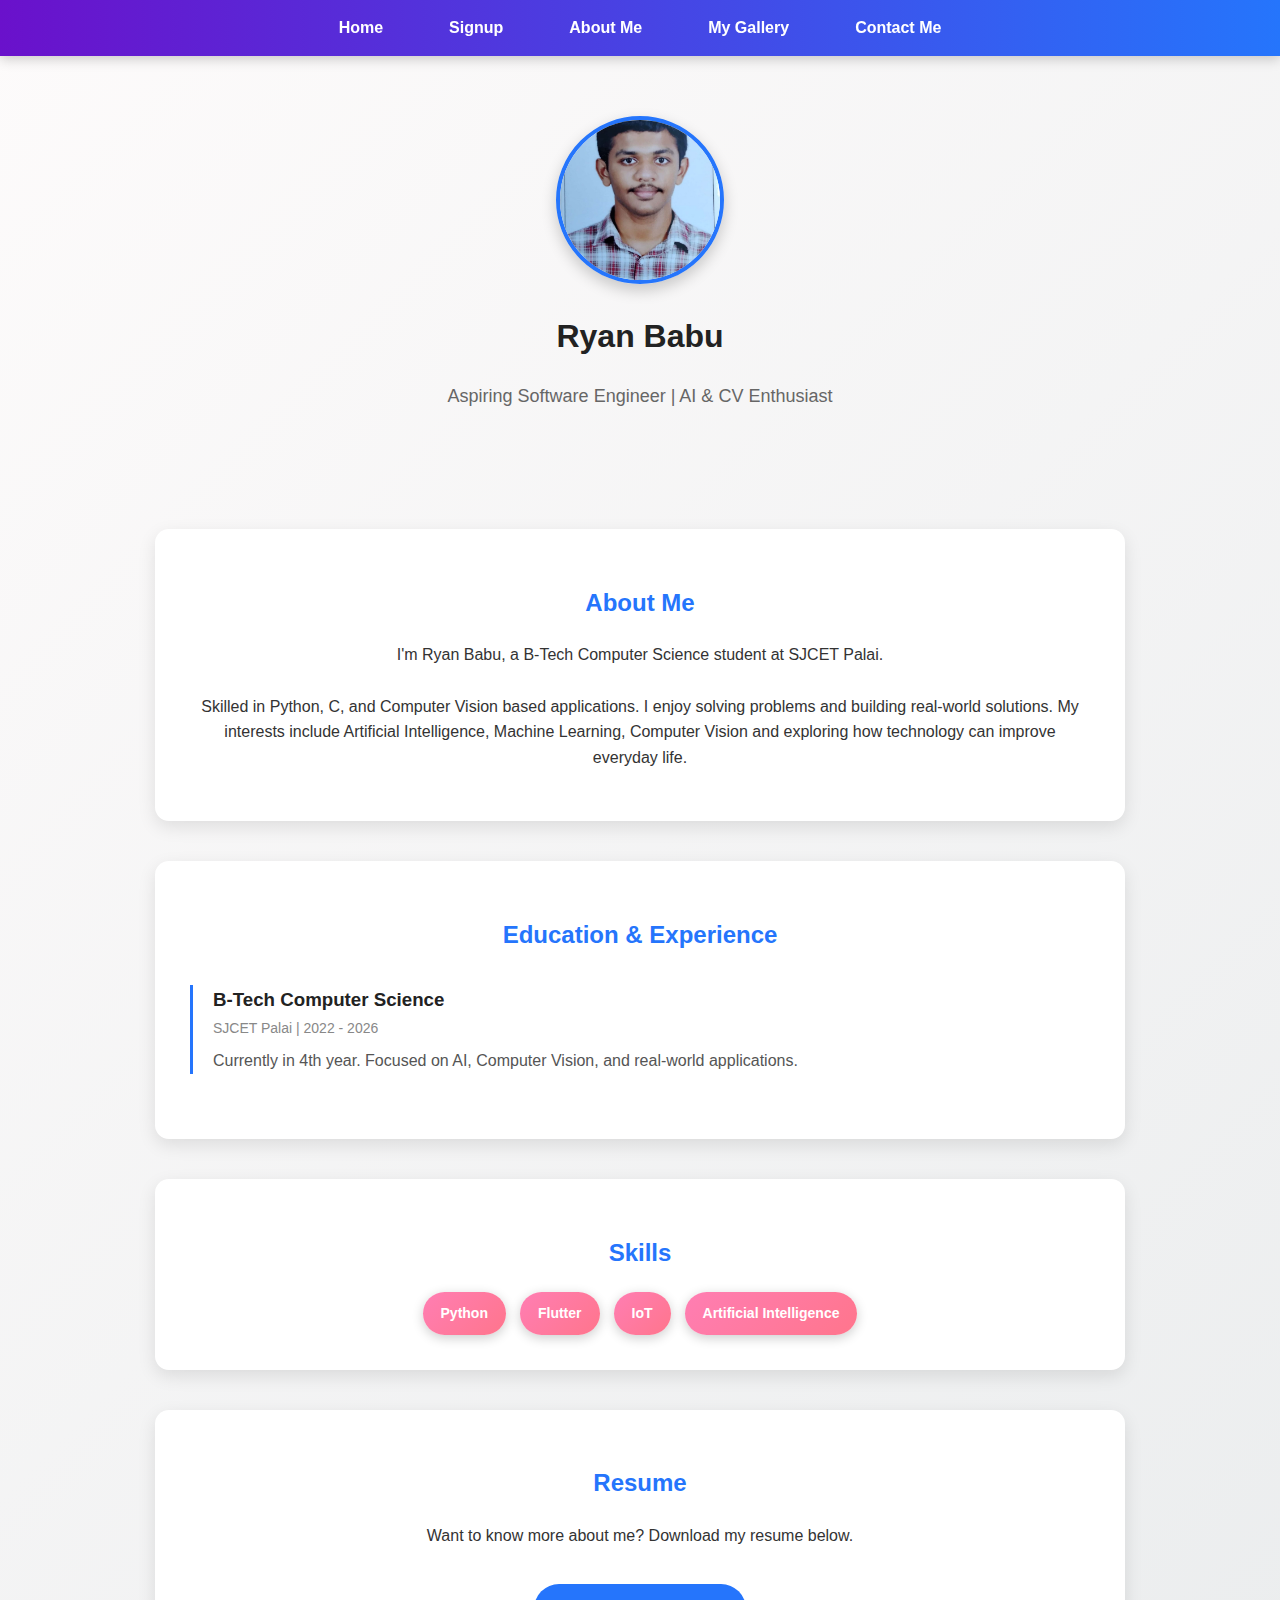
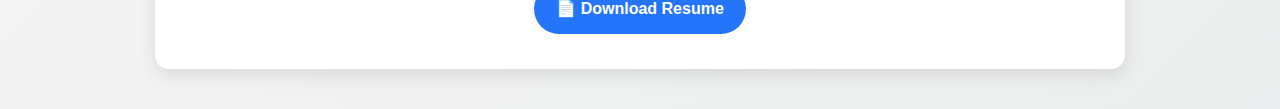
<file: about.html>
<!DOCTYPE html>
<html lang="en">
<head>
    <meta charset="UTF-8">
    <title>About Me | Ryan Babu</title>
    <link rel="stylesheet" href="style.css">
    <style>
        body {
            font-family: 'Segoe UI', sans-serif;
            background-color: #f7f7f7;
            margin: 0;
        }

        nav {
            background: linear-gradient(90deg, #6a11cb, #2575fc);
            padding: 15px 30px;
            display: flex;
            justify-content: center;
            gap: 30px;
            box-shadow: 0 3px 12px rgba(0,0,0,0.2);
        }

        nav a {
            color: #fff;
            text-decoration: none;
            font-weight: bold;
            transition: color 0.3s;
        }

        nav a:hover {
            color: #fdd835;
        }

        /* Profile Hero */
        .profile-hero {
            text-align: center;
            padding: 60px 20px;
        }
        .profile-hero img {
            width: 160px;
            height: 160px;
            border-radius: 50%;
            object-fit: cover;
            border: 4px solid #2575fc;
            box-shadow: 0 6px 15px rgba(0,0,0,0.2);
        }
        .profile-hero h1 {
            margin-top: 20px;
            font-size: 32px;
            color: #222;
        }
        .profile-hero p {
            font-size: 18px;
            color: #666;
            margin-top: 8px;
        }

        /* Section Cards */
        .section-card {
            max-width: 900px;
            margin: 40px auto;
            background: #fff;
            padding: 35px;
            border-radius: 14px;
            box-shadow: 0 6px 18px rgba(0,0,0,0.1);
            text-align: center;
            transition: transform 0.3s, box-shadow 0.3s;
        }
        .section-card:hover {
            transform: translateY(-6px);
            box-shadow: 0 12px 25px rgba(0,0,0,0.15);
        }
        .section-card h2 {
            margin-bottom: 20px;
            color: #2575fc;
        }

        /* Skills */
        .skills {
            display: flex;
            flex-wrap: wrap;
            justify-content: center;
            gap: 14px;
            margin-top: 20px;
        }
        .skill-badge {
            background: linear-gradient(135deg, #ff7eb3, #ff758c);
            color: #fff;
            padding: 10px 18px;
            border-radius: 25px;
            font-weight: 600;
            font-size: 14px;
            box-shadow: 0 3px 12px rgba(0,0,0,0.2);
            transition: transform 0.25s;
        }
        .skill-badge:hover {
            transform: scale(1.1);
        }

        /* Timeline */
        .timeline {
            position: relative;
            margin: 30px 0;
            padding-left: 20px;
            border-left: 3px solid #2575fc;
            text-align: left;
        }
        .timeline-item {
            margin-bottom: 20px;
        }
        .timeline-item h3 {
            margin: 0;
            color: #222;
        }
        .timeline-item span {
            font-size: 14px;
            color: #888;
        }
        .timeline-item p {
            margin: 8px 0 0;
            color: #555;
        }

        /* Resume Button */
        .btn {
            display: inline-block;
            margin-top: 20px;
            padding: 12px 22px;
            background: #2575fc;
            color: #fff;
            text-decoration: none;
            font-weight: 600;
            border-radius: 25px;
            transition: background 0.3s;
        }
        .btn:hover {
            background: #6a11cb;
        }

        @media screen and (max-width: 768px) {
            nav {
                flex-direction: column;
                align-items: center;
                gap: 10px;
            }
            .section-card {
                margin: 20px;
                padding: 25px;
            }
        }
    </style>
</head>
<body>

    <!-- Navbar -->
    <nav>
        <a href="index.html">Home</a>
        <a href="signup.html">Signup</a>
        <a href="about.html">About Me</a>
        <a href="gallery.html">My Gallery</a>
        <a href="contact.html">Contact Me</a>
    </nav>

    <!-- Profile Hero -->
    <div class="profile-hero">
        <img src="images/profile.jpg" alt="Ryan Babu">
        <h1>Ryan Babu</h1>
        <p>Aspiring Software Engineer | AI & CV Enthusiast</p>
    </div>

    <!-- About Section -->
    <div class="section-card">
        <h2>About Me</h2>
        <p>
            I'm Ryan Babu, a B-Tech Computer Science student at SJCET Palai.<br><br>
            Skilled in Python, C, and Computer Vision based applications. I enjoy solving problems and building real-world solutions. 
            My interests include Artificial Intelligence, Machine Learning, Computer Vision and exploring how technology can improve everyday life.
        </p>
    </div>

    <!-- Education & Experience -->
    <div class="section-card">
        <h2>Education & Experience</h2>
        <div class="timeline">
            <div class="timeline-item">
                <h3>B-Tech Computer Science</h3>
                <span>SJCET Palai | 2022 - 2026</span>
                <p>Currently in 4th year. Focused on AI, Computer Vision, and real-world applications.</p>
            </div>
            
        </div>
    </div>

    <!-- Skills Section -->
    <div class="section-card">
        <h2>Skills</h2>
        <div class="skills">
            <span class="skill-badge">Python</span>
            <span class="skill-badge">Flutter</span>
            <span class="skill-badge">IoT</span>
            <span class="skill-badge">Artificial Intelligence</span>
        </div>
    </div>

    <!-- Resume -->
    <div class="section-card">
        <h2>Resume</h2>
        <p>Want to know more about me? Download my resume below.</p>
        <a href="certificates/Ryan_Babu_(Resume)[1].docx" class="btn" target="_blank">📄 Download Resume</a>
    </div>

</body>
</html>
</file>
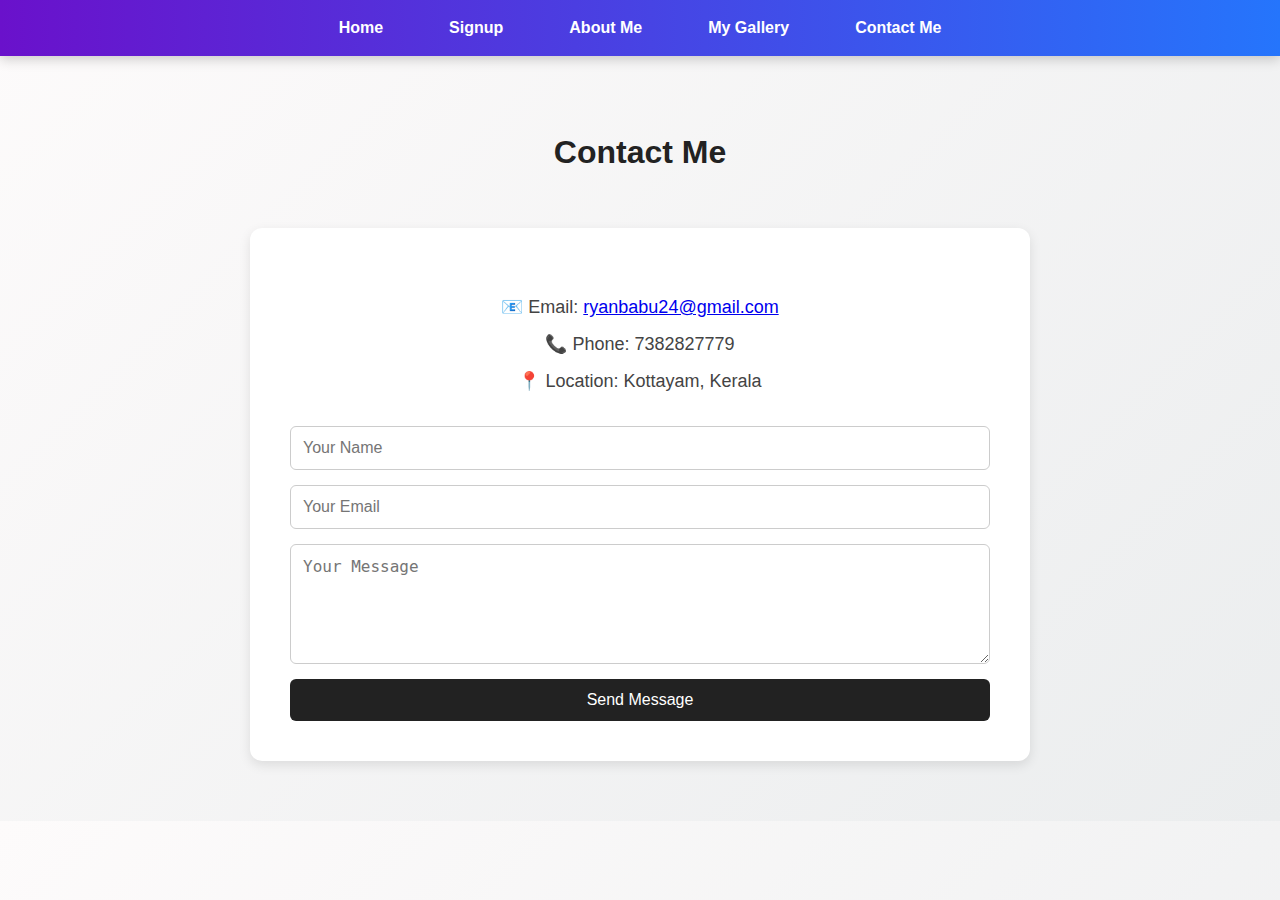
<file: contact.html>
<!DOCTYPE html>
<html lang="en">
<head>
    <meta charset="UTF-8">
    <title>Contact Me | Ryan Babu</title>
    <link rel="stylesheet" href="style.css">
    <style>
        body {
            font-family: 'Segoe UI', sans-serif;
            background-color: #f7f7f7;
            margin: 0;
        }

        nav {
            background-color: #222;
            padding: 15px 30px;
            display: flex;
            justify-content: center;
            gap: 30px;
        }

        nav a {
            color: #fff;
            text-decoration: none;
            font-weight: bold;
            transition: color 0.3s;
        }

        nav a:hover {
            color: #fdd835;
        }

        h1 {
            text-align: center;
            padding: 50px 20px 20px;
            color: #222;
        }

        .contact-section {
            max-width: 700px;
            background-color: white;
            margin: 30px auto 60px;
            padding: 40px;
            border-radius: 12px;
            box-shadow: 0 4px 12px rgba(0, 0, 0, 0.1);
        }

        .contact-info p {
            font-size: 18px;
            margin: 8px 0;
            color: #444;
            text-align: center;
        }

        form {
            display: flex;
            flex-direction: column;
            gap: 15px;
            margin-top: 30px;
        }

        input,
        textarea {
            padding: 12px;
            border: 1px solid #ccc;
            border-radius: 6px;
            font-size: 16px;
            width: 100%;
            box-sizing: border-box;
        }

        textarea {
            height: 120px;
            resize: vertical;
        }

        input[type="submit"] {
            background-color: #222;
            color: white;
            border: none;
            cursor: pointer;
            transition: background-color 0.3s;
        }

        input[type="submit"]:hover {
            background-color: #444;
        }

        @media screen and (max-width: 768px) {
            nav {
                flex-direction: column;
                align-items: center;
                gap: 10px;
            }

            .contact-section {
                margin: 20px;
                padding: 25px;
            }
        }
    </style>
</head>
<body>

    <!-- Navbar -->
    <nav>
        <a href="index.html">Home</a>
        <a href="signup.html">Signup</a>
        <a href="about.html">About Me</a>
        <a href="gallery.html">My Gallery</a>
        <a href="contact.html">Contact Me</a>
    </nav>

    <!-- Page Title -->
    <h1>Contact Me</h1>

    <!-- Contact Section -->
    <div class="contact-section">
        <div class="contact-info">
            <p>📧 Email: <a href="mailto:ryanbabu24@gmail.com">ryanbabu24@gmail.com</a></p>
            <p>📞 Phone: 7382827779</p>
            <p>📍 Location: Kottayam, Kerala</p>
        </div>

        <form>
            <input type="text" placeholder="Your Name" required>
            <input type="email" placeholder="Your Email" required>
            <textarea placeholder="Your Message" required></textarea>
            <input type="submit" value="Send Message">
        </form>
    </div>

</body>
</html>
</file>
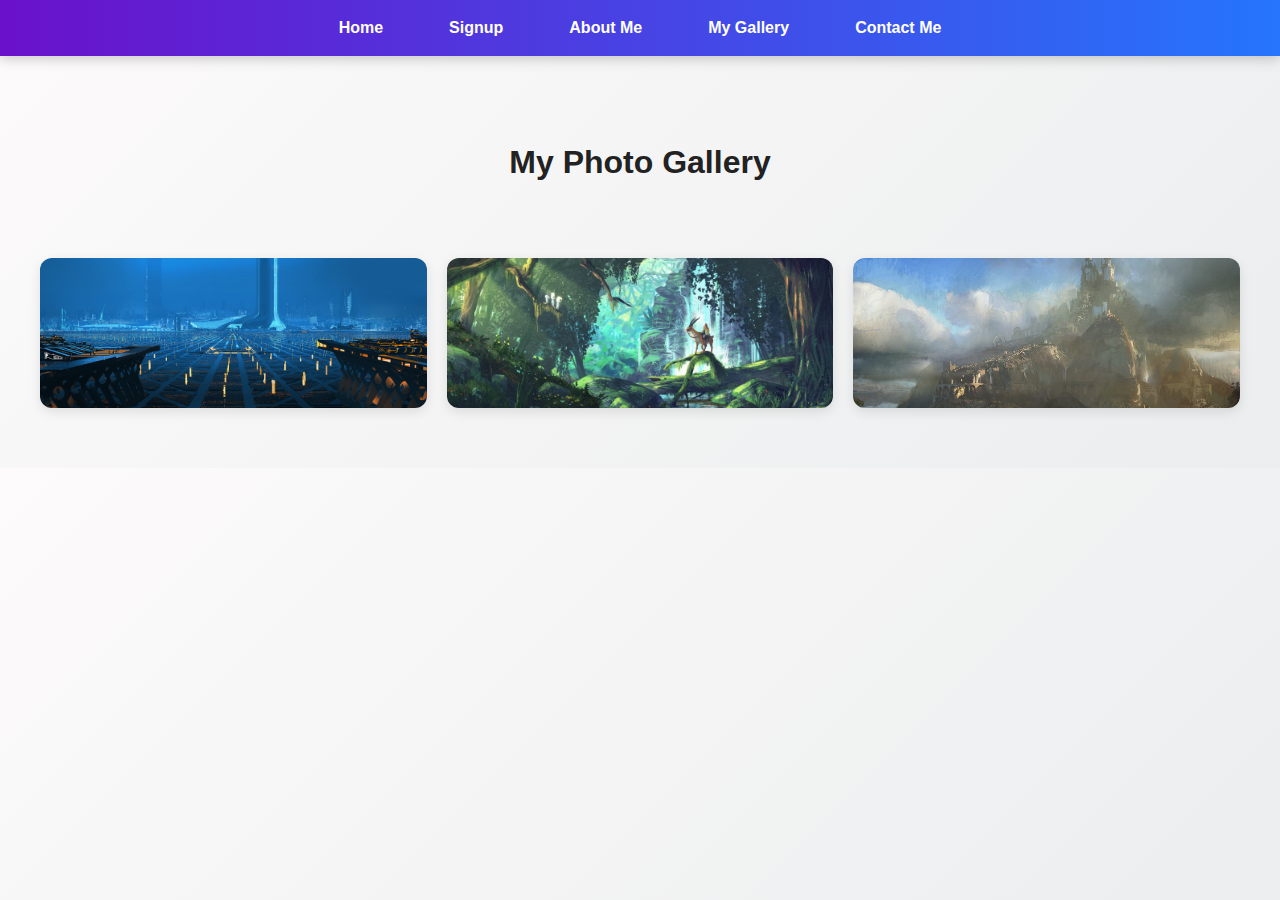
<file: gallery.html>
<!DOCTYPE html>
<html lang="en">
<head>
    <meta charset="UTF-8">
    <title>My Gallery | Ryan Babu</title>
    <link rel="stylesheet" href="style.css">
    <style>
        body {
            font-family: 'Segoe UI', sans-serif;
            background-color: #f7f7f7;
            margin: 0;
        }

        nav {
            background-color: #222;
            padding: 15px 30px;
            display: flex;
            justify-content: center;
            gap: 30px;
        }

        nav a {
            color: #fff;
            text-decoration: none;
            font-weight: bold;
            transition: color 0.3s;
        }

        nav a:hover {
            color: #fdd835;
        }

        h1 {
            text-align: center;
            padding: 60px 20px 20px;
            color: #222;
        }

        .gallery {
            display: grid;
            grid-template-columns: repeat(auto-fit, minmax(280px, 1fr));
            gap: 20px;
            padding: 30px 40px 60px;
            max-width: 1200px;
            margin: auto;
        }

        .gallery img {
            width: 100%;
            border-radius: 12px;
            box-shadow: 0 4px 12px rgba(0,0,0,0.1);
            transition: transform 0.3s, box-shadow 0.3s;
        }

        .gallery img:hover {
            transform: scale(1.03);
            box-shadow: 0 6px 16px rgba(0,0,0,0.2);
        }

        @media screen and (max-width: 768px) {
            nav {
                flex-direction: column;
                align-items: center;
                gap: 10px;
            }
        }
    </style>
</head>
<body>

    <!-- Navigation -->
    <nav>
        <a href="index.html">Home</a>
        <a href="signup.html">Signup</a>
        <a href="about.html">About Me</a>
        <a href="gallery.html">My Gallery</a>
        <a href="contact.html">Contact Me</a>
    </nav>

    <!-- Page Title -->
    <h1>My Photo Gallery</h1>

    <!-- Image Grid -->
    <div class="gallery">
        <img src="images/craigmullins.jpg" alt="Photo 1">
        <img src="images/Cartoon-Studio-Ghibli-Backgrounds.jpg" alt="Photo 2">
        <img src="images/craig mullins crossing_10_31.jpg" alt="Photo 3">
        <!-- Add more images here if needed -->
    </div>

</body>
</html>
</file>
<file: style.css>
/* General Styles */
/* Default Light Mode */
:root {
    --bg-color: #fdfbfb;
    --bg-gradient: linear-gradient(135deg, #fdfbfb, #ebedee);
    --text-color: #333;
    --card-bg: #fff;
    --nav-bg: linear-gradient(90deg, #6a11cb, #2575fc);
    --nav-text: #f0f0f0;
    --nav-hover: #ffd54f;
    --footer-bg: #222;
    --footer-text: #eee;
    --button-bg: #2575fc;
    --button-hover: #6a11cb;
}

/* Dark Mode Variables */
body.dark {
    --bg-color: #121212;
    --bg-gradient: linear-gradient(135deg, #1e1e1e, #2a2a2a);
    --text-color: #ddd;
    --card-bg: #1f1f1f;
    --nav-bg: linear-gradient(90deg, #000428, #004e92);
    --nav-text: #ddd;
    --nav-hover: #ff9800;
    --footer-bg: #000;
    --footer-text: #aaa;
    --button-bg: #444;
    --button-hover: #888;
}
/* Dark Mode Toggle Button */
#dark-mode-toggle {
    position: fixed;
    top: 20px;
    right: 20px;
    background: var(--button-bg);
    color: white;
    border: none;
    padding: 10px 14px;
    border-radius: 50%;
    cursor: pointer;
    font-size: 18px;
    box-shadow: 0 4px 15px rgba(0,0,0,0.3);
    transition: background 0.3s, transform 0.3s;
    z-index: 1200;
}
#dark-mode-toggle:hover {
    background: var(--button-hover);
    transform: rotate(20deg);
}













body {
    font-family: 'Segoe UI', Tahoma, Geneva, Verdana, sans-serif;
    margin: 0;
    padding: 0;
    background: linear-gradient(135deg, #fdfbfb, #ebedee);
    color: #333;
    line-height: 1.6;
}

/* Navbar */
nav {
    background: linear-gradient(90deg, #6a11cb, #2575fc);
    padding: 15px 0;
    text-align: center;
    box-shadow: 0 3px 12px rgba(0,0,0,0.2);
    position: sticky;
    top: 0;
    z-index: 1000;
}
nav a {
    color: #f0f0f0;
    margin: 0 18px;
    text-decoration: none;
    font-weight: 600;
    font-size: 16px;
    transition: color 0.3s ease, transform 0.2s ease;
}
nav a:hover {
    color: #ffd54f;
    transform: scale(1.1);
}

/* Banner */
.banner {
    height: 400px;
    overflow: hidden;
}
.slides {
    display: flex;
    width: 400%;
    height: 100%;
    animation: slide 16s infinite;
}
.slides img {
    width: 100%;
    height: 400px;
    object-fit: cover;
}
@keyframes slide {
    0% { transform: translateX(0); }
    25% { transform: translateX(-100%); }
    50% { transform: translateX(-200%); }
    75% { transform: translateX(-300%); }
    100% { transform: translateX(0); }
}

/* Section */
.section {
    max-width: 1100px;
    margin: 60px auto;
    padding: 50px 25px;
    background: #fff;
    border-radius: 16px;
    box-shadow: 0 6px 18px rgba(0,0,0,0.1);
    text-align: center;
    transition: transform 0.3s, box-shadow 0.3s;
    opacity: 0;
    transform: translateY(30px);
}
.section.show {
    opacity: 1;
    transform: translateY(0);
}
.section:hover {
    transform: translateY(-6px);
    box-shadow: 0 10px 25px rgba(0,0,0,0.15);
}

/* Headings */
h1, h2 {
    margin-bottom: 20px;
    color: #222;
}

/* Skills */
.skills {
    display: flex;
    flex-wrap: wrap;
    justify-content: center;
    gap: 14px;
    margin-top: 20px;
}
.skill-badge {
    background: linear-gradient(135deg, #ff7eb3, #ff758c);
    color: white;
    padding: 10px 18px;
    border-radius: 25px;
    font-weight: 600;
    font-size: 14px;
    box-shadow: 0 3px 12px rgba(0,0,0,0.2);
    transition: transform 0.25s;
}
.skill-badge:hover {
    transform: scale(1.1);
}

/* Gallery */
.gallery {
    display: flex;
    flex-wrap: wrap;
    justify-content: center;
    padding: 20px 0;
    gap: 18px;
}
.gallery img {
    width: 220px;
    height: 150px;
    object-fit: cover;
    border-radius: 10px;
    box-shadow: 0 3px 10px rgba(0,0,0,0.1);
    transition: transform 0.35s ease, box-shadow 0.35s ease;
    cursor: pointer;
}
.gallery img:hover {
    transform: scale(1.1);
    box-shadow: 0 8px 20px rgba(0,0,0,0.25);
}

/* Certificates */
.cert-grid {
    display: grid;
    grid-template-columns: repeat(auto-fit, minmax(220px, 1fr));
    gap: 25px;
    justify-items: center;
    margin-top: 25px;
}
.cert-grid img {
    width: 200px;
    border-radius: 12px;
    transition: transform 0.3s;
}
.cert-grid img:hover {
    transform: scale(1.08);
    box-shadow: 0 8px 20px rgba(0,0,0,0.25);
}

/* Contact Info */
.contact-info {
    text-align: center;
    margin: 25px 15px;
    font-size: 18px;
    color: #444;
}

/* Footer */
footer {
    text-align: center;
    padding: 25px 15px;
    background-color: #222;
    color: #eee;
    font-size: 14px;
}
footer a {
    color: #ffd54f;
    margin: 0 10px;
    text-decoration: none;
    font-weight: 600;
    transition: color 0.3s ease;
}
footer a:hover {
    color: #fff;
}

/* Back to Top Button */
#back-to-top {
    position: fixed;
    bottom: 25px;
    right: 25px;
    background: #2575fc;
    color: white;
    padding: 12px 15px;
    border-radius: 50%;
    font-size: 18px;
    cursor: pointer;
    display: none;
    box-shadow: 0 4px 15px rgba(0,0,0,0.3);
    transition: background 0.3s;
}
#back-to-top:hover {
    background: #6a11cb;
}

/* Animations */
.fade-in {
    animation: fadeIn 1.6s ease-in-out forwards;
}
@keyframes fadeIn {
    from { opacity: 0; transform: translateY(15px); }
    to { opacity: 1; transform: translateY(0); }
}

/* Responsive */
@media (max-width: 768px) {
    .banner { height: 250px; }
    .slides img { height: 250px; }
    nav a { margin: 0 8px; font-size: 14px; }
    form { width: 90%; padding: 20px; }
    .gallery img { width: 90%; height: auto; }
}
</file>
